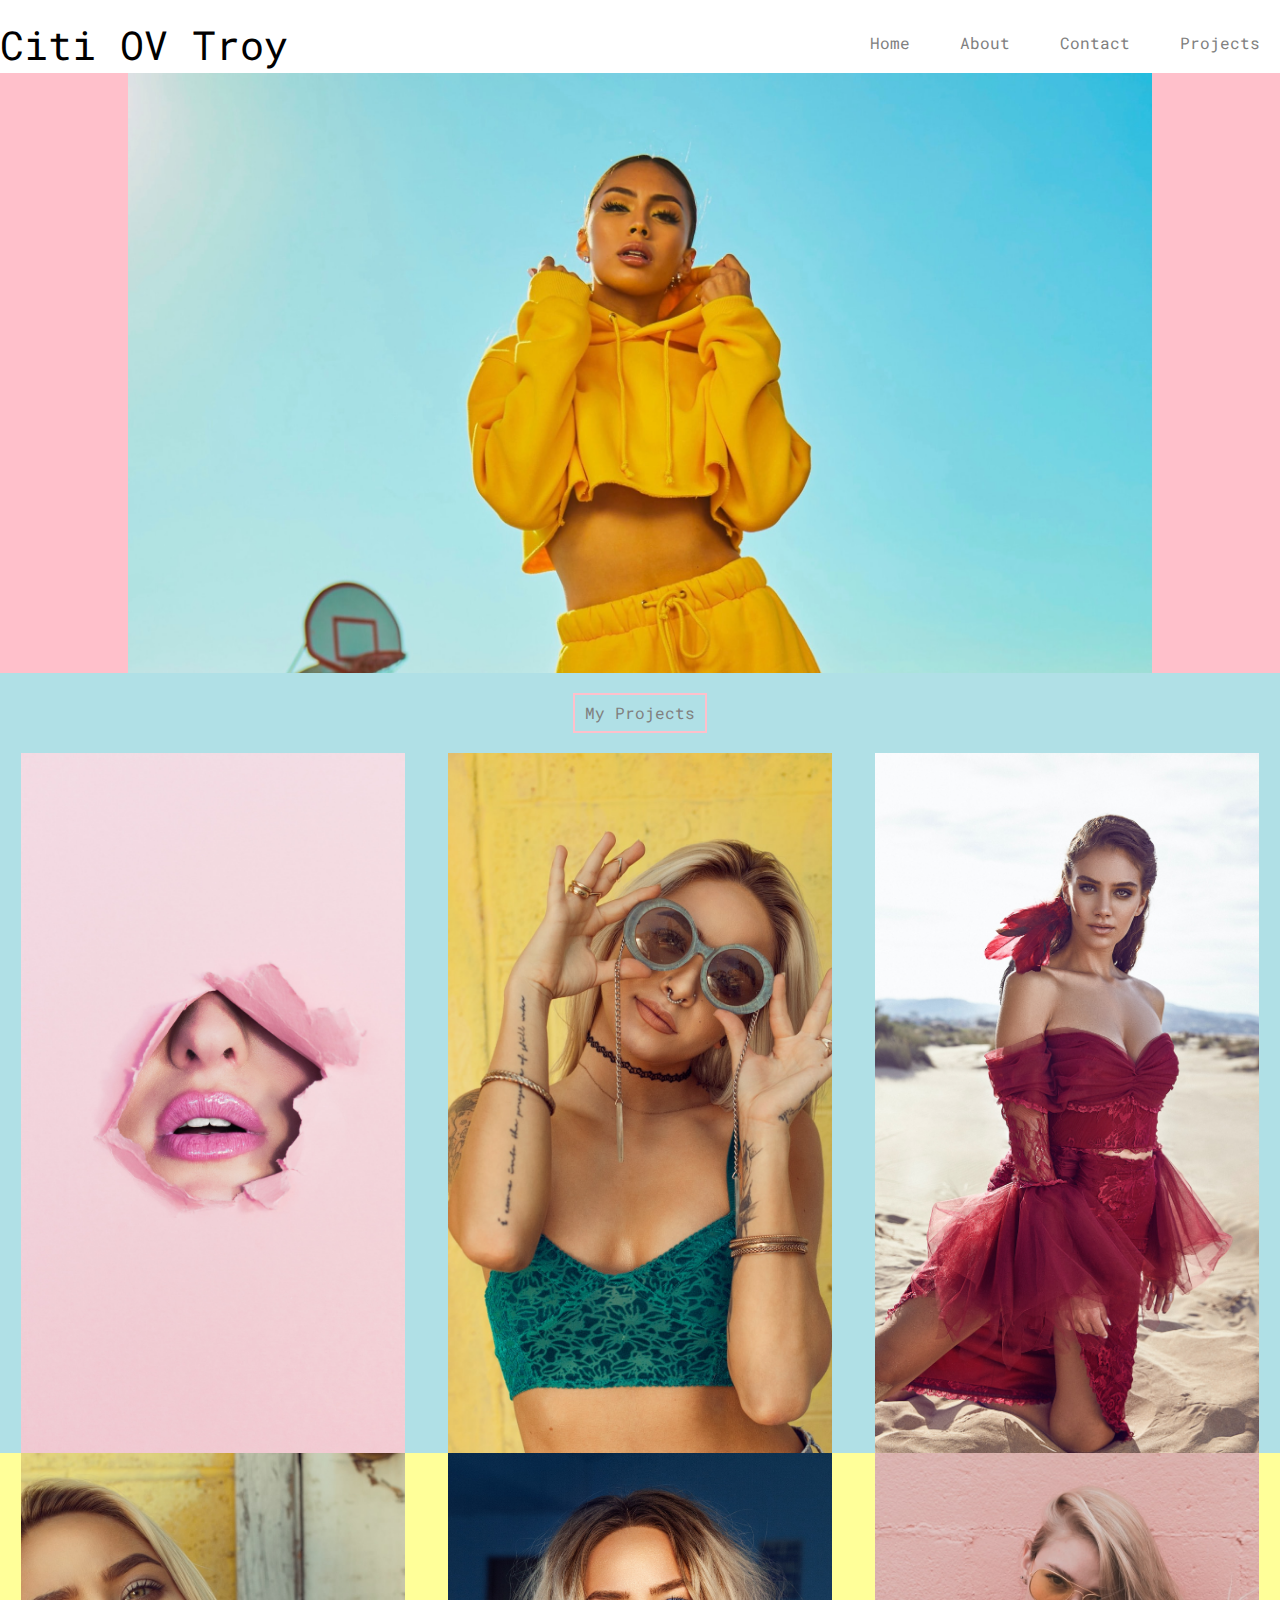
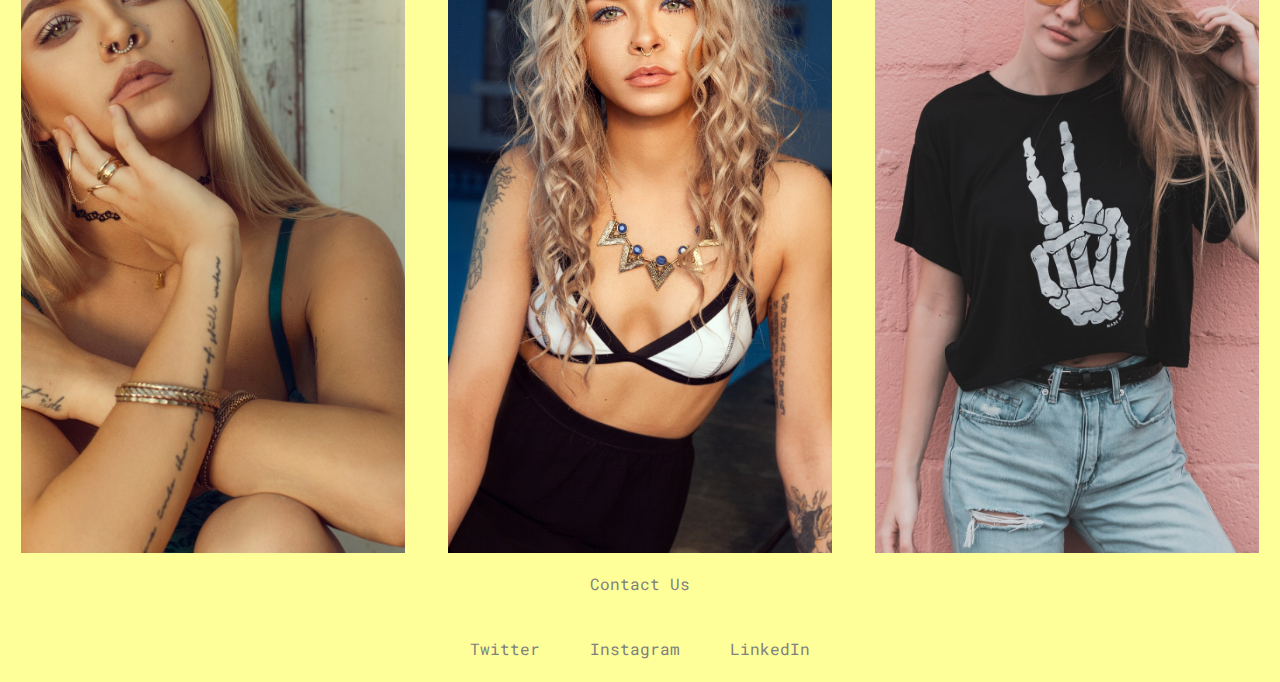
<file: index.html>
<!DOCTYPE html>
<html lang="en">
<head>
    <meta charset="UTF-8">
    <meta name="viewport" content="width=device-width, initial-scale=1">
    <link rel="stylesheet" href="style/index.css">
    <link href="https://fonts.googleapis.com/css2?family=Roboto+Mono&display=swap" rel="stylesheet">
    <title>Photography</title>
</head>
<body>
    <header>
        <h1 id="h1">Citi OV Troy</h1>
        <div class="headerParent">
           <nav>
               <a class="button" href="index.html" target="_blank">Home</a>
               <a class="button" href="about.html" target="_blank">About</a>
               <a class="button" href="contact.html" target="_blank">Contact</a>
               <a class="button" href="projects.html" target="_blank">Projects</a>
           </nav> 
        </div>
        <div class="img">
                <img class="yimg" src="assets/bball.jpg" alt="yellow basketball">
                

        </div>
        <div id="myProjectsParent">
            <!-- <h2 class="myProjects">My Projects</h2> -->
            <a class="myProjects" href="#">My Projects</a>
        </div>
    </header>
    <section class="gallery-1">
        <img src="assets/pinkmouth.jpg" alt="Pink Mouth" class="gblock-1">
        <img src="assets/yellowglasses.jpg" alt="Yellow Glasses" class="gblock-1">
        <img src="assets/desert.jpg" alt="Desert Woman" class="gblock-1">
    </section>
    <section class="gallery-2">
        <img src="assets/yellow wall.jpg" alt="Yellow Wall" class="gblock-1">
        <img src="assets/bluemagic.jpg" alt="Blue Magic" class="gblock-1">
        <img src="assets/pinkroyalty.jpg" alt="Pink Royalty" class="gblock-1">
    </section>
  <footer>
    <div class="footerParent">
        <nav>
            <a class="button2" href="contact.html">Contact Us</a>
            </nav>
    </div>
    <div class="socialLinks">
        <nav>

            <a class="button3" href="http://twitter.com" target="_blank">Twitter</a>
            <a class="button3" href="http://instagram.com" target="_blank">Instagram</a>
            <a class="button3" href="http://linkedin.com" target="_blank">LinkedIn</a>
                  
        </nav>    
    </div>
  </footer>
</body>
</html>
</file>
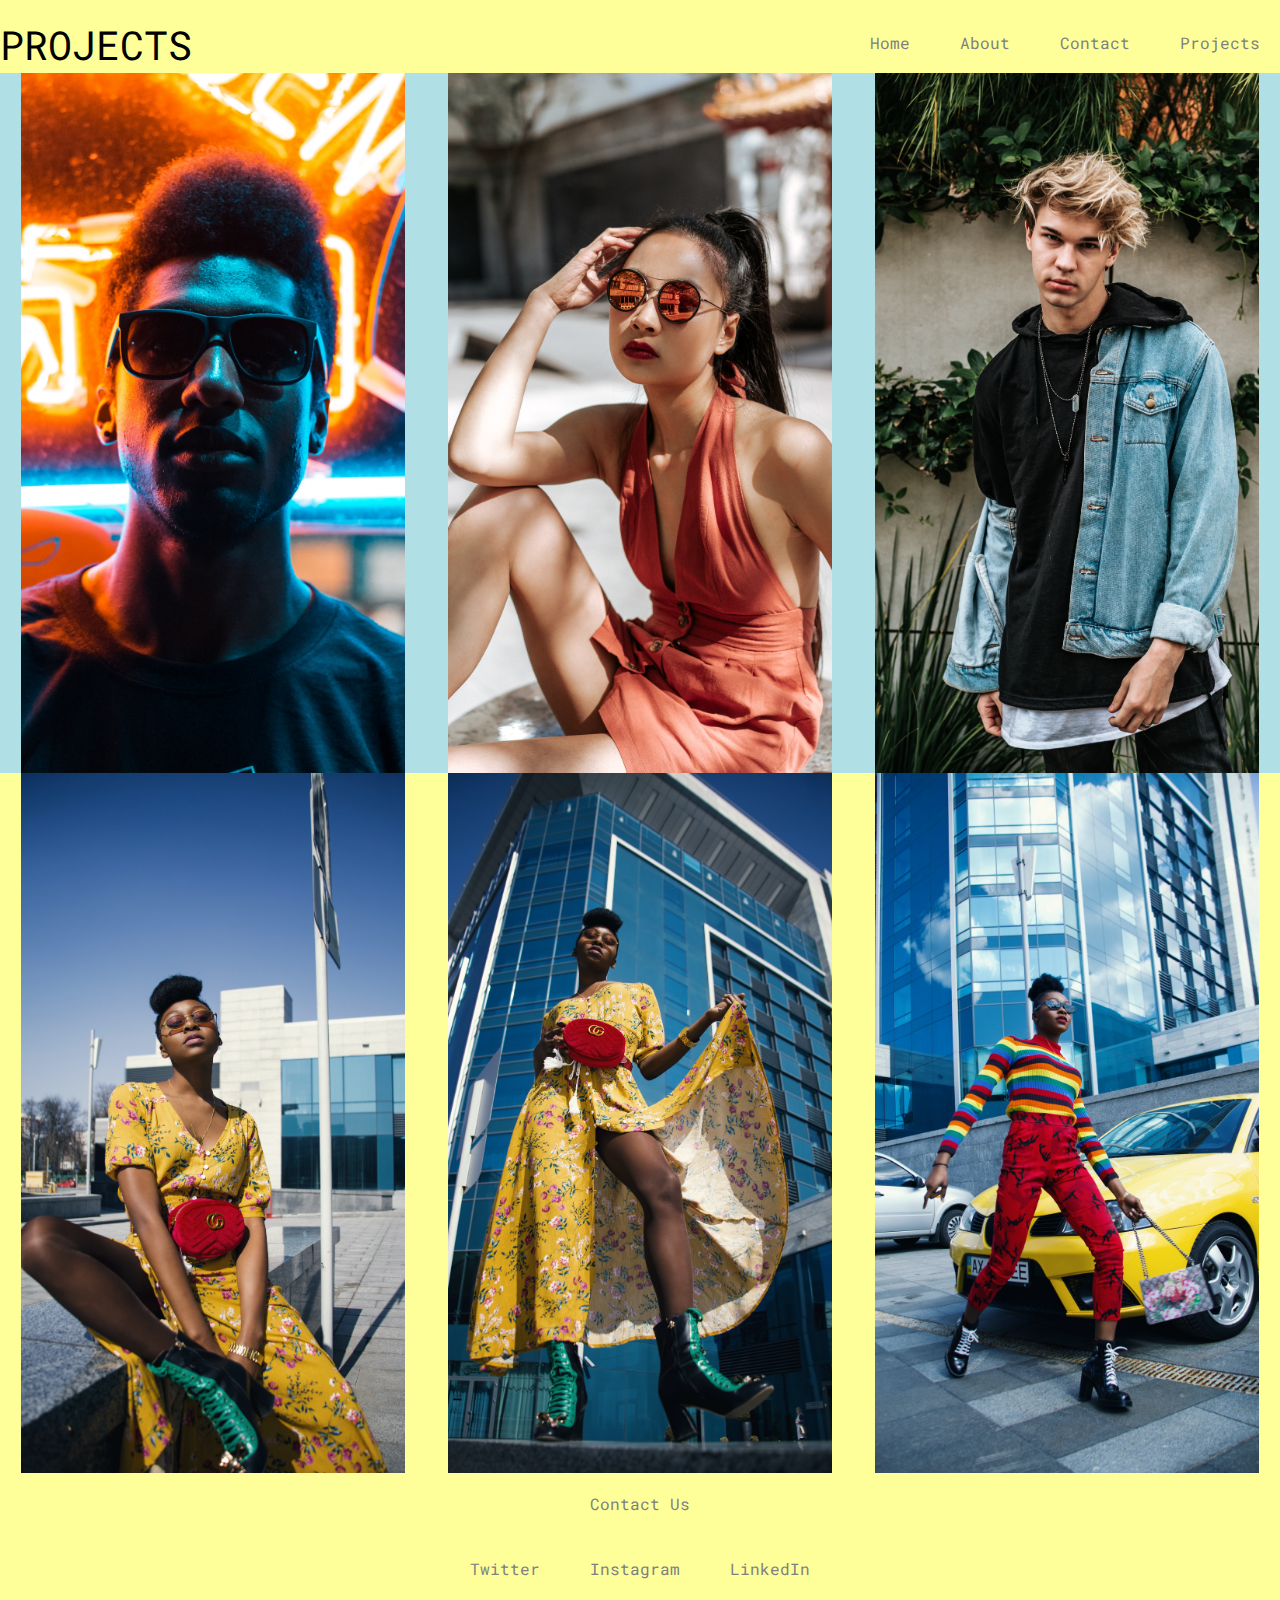
<file: projects.html>
<!DOCTYPE html>
<html lang="en">
<head>
    <meta charset="UTF-8">
    <meta name="viewport" content="width=device-width, initial-scale=1.0">
    <link rel="stylesheet" href="style/projects.css">
    <link href="https://fonts.googleapis.com/css2?family=Roboto+Mono&display=swap" rel="stylesheet">
    <title>Projects</title>
</head>
<body><div id="h1">
    <h1 class="projects2"> PROJECTS </h1>
</div>
<div class="headerParent">
    <nav>
        <a class="button" href="index.html" target="_blank">Home</a>
        <a class="button" href="about.html" target="_blank">About</a>
        <a class="button" href="contact.html" target="_blank">Contact</a>
        <a class="button" href="projects.html" target="_blank">Projects</a>
    </nav> 
 </div>
    <section class="gallery-1">
        <img src="assets/glow.jpg" alt="Glow Photography" class="gblock-1">
        <img src="assets/china.jpg" alt="Oriental Photography" class="gblock-1">
        <img src="assets/tyler.jpg" alt="Men Photography" class="gblock-1">
    </section>
    <section class="gallery-2">
        <img src="assets/pole.jpg" alt="Pole Photography" class="gblock-1">
        <img src="assets/building.jpg" alt="Street Photography" class="gblock-1">
        <img src="assets/city.jpg" alt="City Photography" class="gblock-1">
    </section>
        <div class="footerParent">
            <nav>
                <a class="button2" href="contact.html">Contact Us</a>
                </nav>
        </div>
        <div class="socialLinks">
            <nav>

                <a class="button3" href="http://twitter.com" target="_blank">Twitter</a>
                <a class="button3" href="http://instagram.com" target="_blank">Instagram</a>
                <a class="button3" href="http://linkedin.com" target="_blank">LinkedIn</a>
                    
            </nav>    
        </div>
    
</body>
</html>
</file>
<file: style/index.css>
html, body, div, span, applet, object, iframe,
h1, h2, h3, h4, h5, h6, p, blockquote, pre,
a, abbr, acronym, address, big, cite, code,
del, dfn, em, img, ins, kbd, q, s, samp,
small, strike, strong, sub, sup, tt, var,
b, u, i, center,
dl, dt, dd, ol, ul, li,
fieldset, form, label, legend,
table, caption, tbody, tfoot, thead, tr, th, td,
article, aside, canvas, details, embed, 
figure, figcaption, footer, header, hgroup, 
menu, nav, output, ruby, section, summary,
time, mark, audio, video {
	margin: 0;
	padding: 0;
	border: 0;
	font-size: 62.5%;
	font: inherit;
	vertical-align: baseline;
}
/* HTML5 display-role reset for older browsers */
article, aside, details, figcaption, figure, 
footer, header, hgroup, menu, nav, section {
	display: block;
}
body {
    line-height: 1;
    font-family: 'Roboto Mono', monospace;
}
ol, ul {
	list-style: none;
}
blockquote, q {
	quotes: none;
}
blockquote:before, blockquote:after,
q:before, q:after {
	content: '';
	content: none;
}
table {
	border-collapse: collapse;
	border-spacing: 0;
}

#h1{
    font-size:2.5rem;
    display:flex;
    width:50%;
    margin: 25px 0 -30px 0;
}


.headerParent{
    display:flex;
    justify-content:flex-end;

}
nav a{
    text-decoration:none;
    padding:20px;
    text-align: center;
    color:grey;
    
}
nav a:hover{
    background-color:pink;
    transition: 2s;
}
.img{
    display: flex;
    justify-content: space-around;
    background-color:pink;
    margin:22px 0 0 0;
    
}
.yimg{
    width: 80%;
    height:600px;
    object-fit: cover;
    object-position: top;
    
}
.gallery-1{
    display:flex;
    flex-direction: row;
    justify-content: space-around;
    background-color: powderblue;

}
.gblock-1{
    width: 30%;
    height:700px;
    object-fit: cover;
    object-position: top;
    
}
.gallery-2{
    display:flex;
    flex-direction: row;
    justify-content: space-around;
    background-color: #FFFF99;
    
    
}
#myProjectsParent{
    display:flex;
    flex-direction: row;
    justify-content: center;
    padding:20px;
    background-color:powderblue;
}
.myProjects{
    border:2px double pink;
    padding:10px;
    text-decoration: none;
    color:grey;
}
.myProjects:hover{
    background-color:#FFFF99;
    transition:2s;
}

.footerParent{
    display:flex;
    justify-content: center;
    background-color:#FFFF99;
    padding:23px;
}
.socialLinks{
    display: flex;
    flex-direction: row;
    justify-content: center;
    background-color:#FFFF99;
    padding: 2%;
    
}

@media(max-width:800px){
    #h1{
        width: 70%;
        margin:50px 0 -100px 0;
        display: flex;
        justify-content: space-between;
        
    }

    nav a{
        display: flex;
        justify-content:center;
    };
    
}
</file>
<file: style/projects.css>
html, body, div, span, applet, object, iframe,
h1, h2, h3, h4, h5, h6, p, blockquote, pre,
a, abbr, acronym, address, big, cite, code,
del, dfn, em, img, ins, kbd, q, s, samp,
small, strike, strong, sub, sup, tt, var,
b, u, i, center,
dl, dt, dd, ol, ul, li,
fieldset, form, label, legend,
table, caption, tbody, tfoot, thead, tr, th, td,
article, aside, canvas, details, embed, 
figure, figcaption, footer, header, hgroup, 
menu, nav, output, ruby, section, summary,
time, mark, audio, video {
	margin: 0;
	padding: 0;
	border: 0;
	font-size: 100%;
	font: inherit;
	vertical-align: baseline;
}
/* HTML5 display-role reset for older browsers */
article, aside, details, figcaption, figure, 
footer, header, hgroup, menu, nav, section {
	display: block;
}
body {
    line-height: 1;
    font-family: 'Roboto Mono', monospace;
}
ol, ul {
	list-style: none;
}
blockquote, q {
	quotes: none;
}
blockquote:before, blockquote:after,
q:before, q:after {
	content: '';
	content: none;
}
table {
	border-collapse: collapse;
	border-spacing: 0;
}
*{
    background-color:#FFFF99;

}
#h1{
    display:flex;
    font-size:2.5rem;
    margin: 25px 0 -30px 0;
    
}
.headerParent{
    display:flex;
    justify-content:flex-end;

}
nav a{
    text-decoration:none;
    padding:20px;
    text-align: center;
    color:grey;
    
}
nav a:hover{
    background-color:pink;
    transition: 2s;

}
.footerParent{
    display:flex;
    justify-content: center;
    padding:23px;
}
.socialLinks{
    display: flex;
    flex-direction: row;
    justify-content: center;
    padding: 2%;
    
}
.gallery-1{
    display:flex;
    flex-direction: row;
    justify-content: space-around;
    background-color: powderblue;
    margin:22px 0 0 0;

}
.gblock-1{
    width: 30%;
    height:700px;
    object-fit: cover;
    object-position: top;
    
}
.gallery-2{
    display:flex;
    flex-direction: row;
    justify-content: space-around;
    background-color: #FFFF99;
    
    
}
</file>
